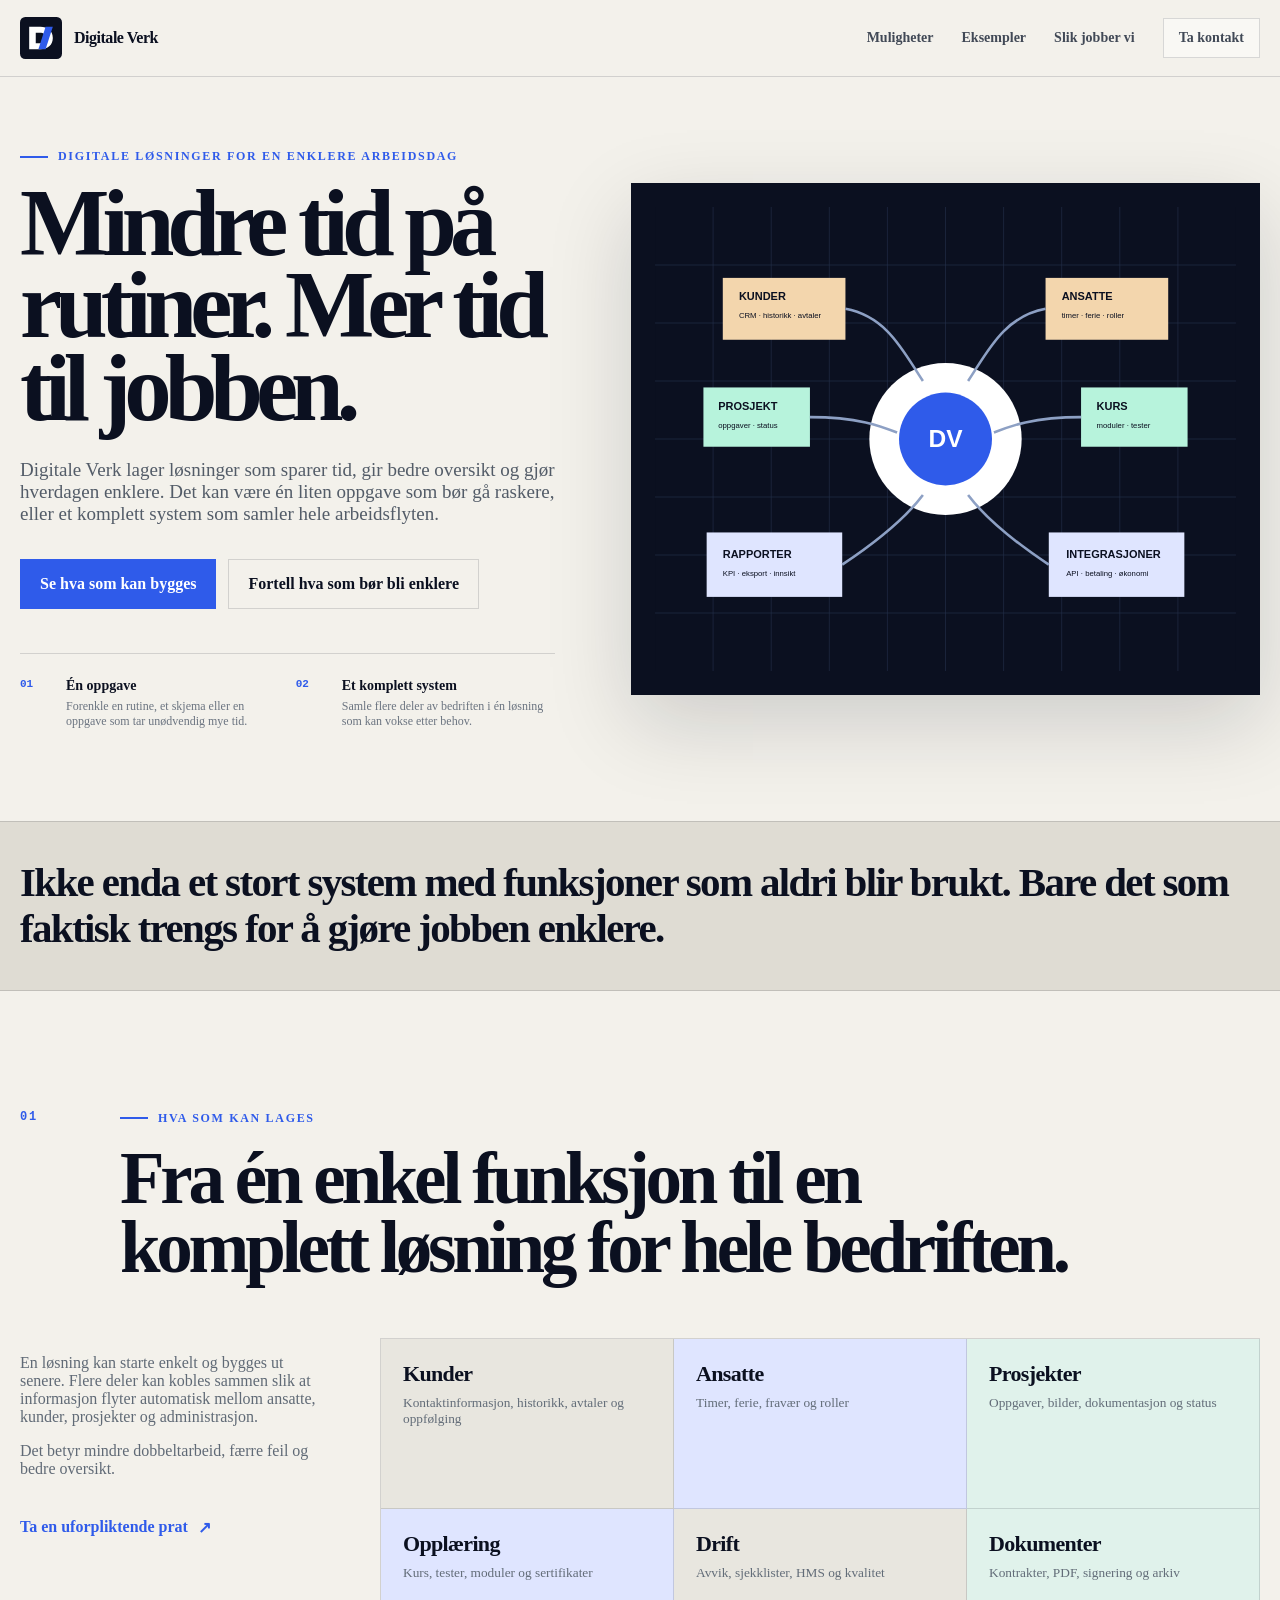
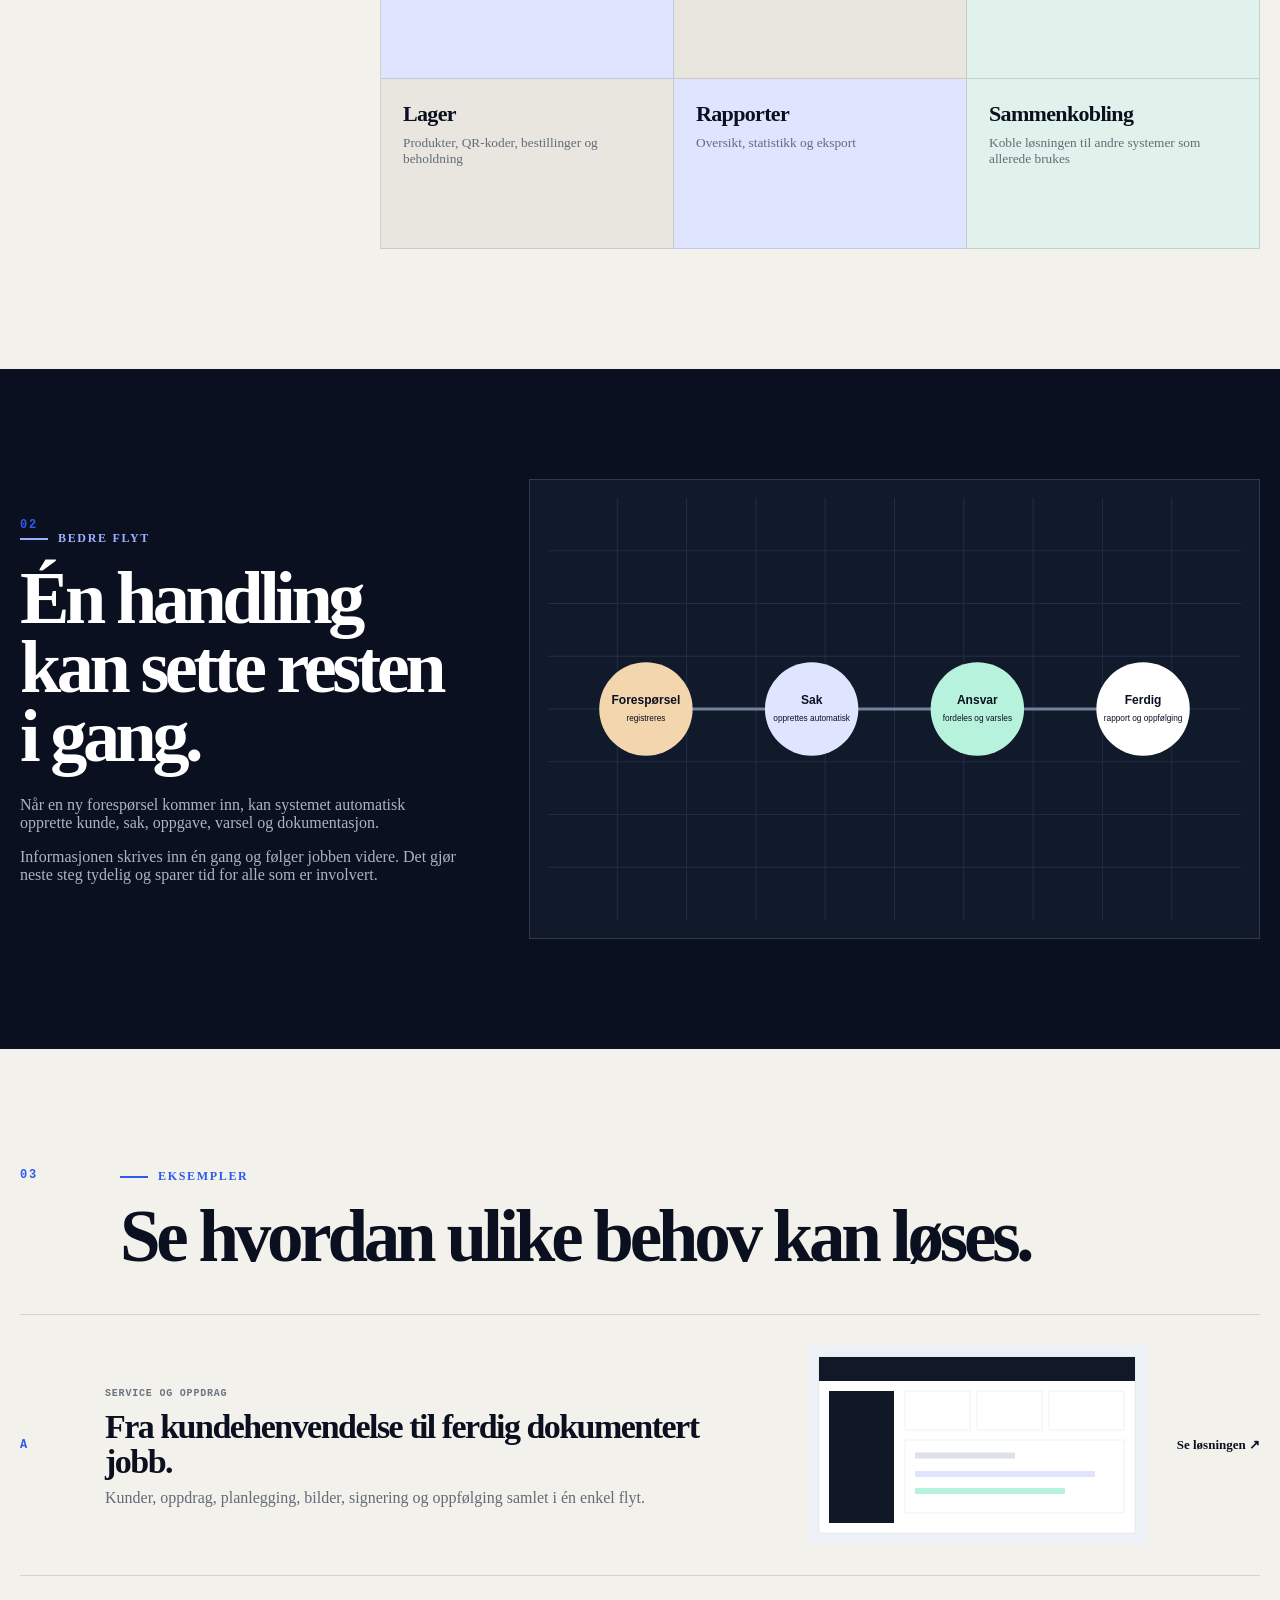
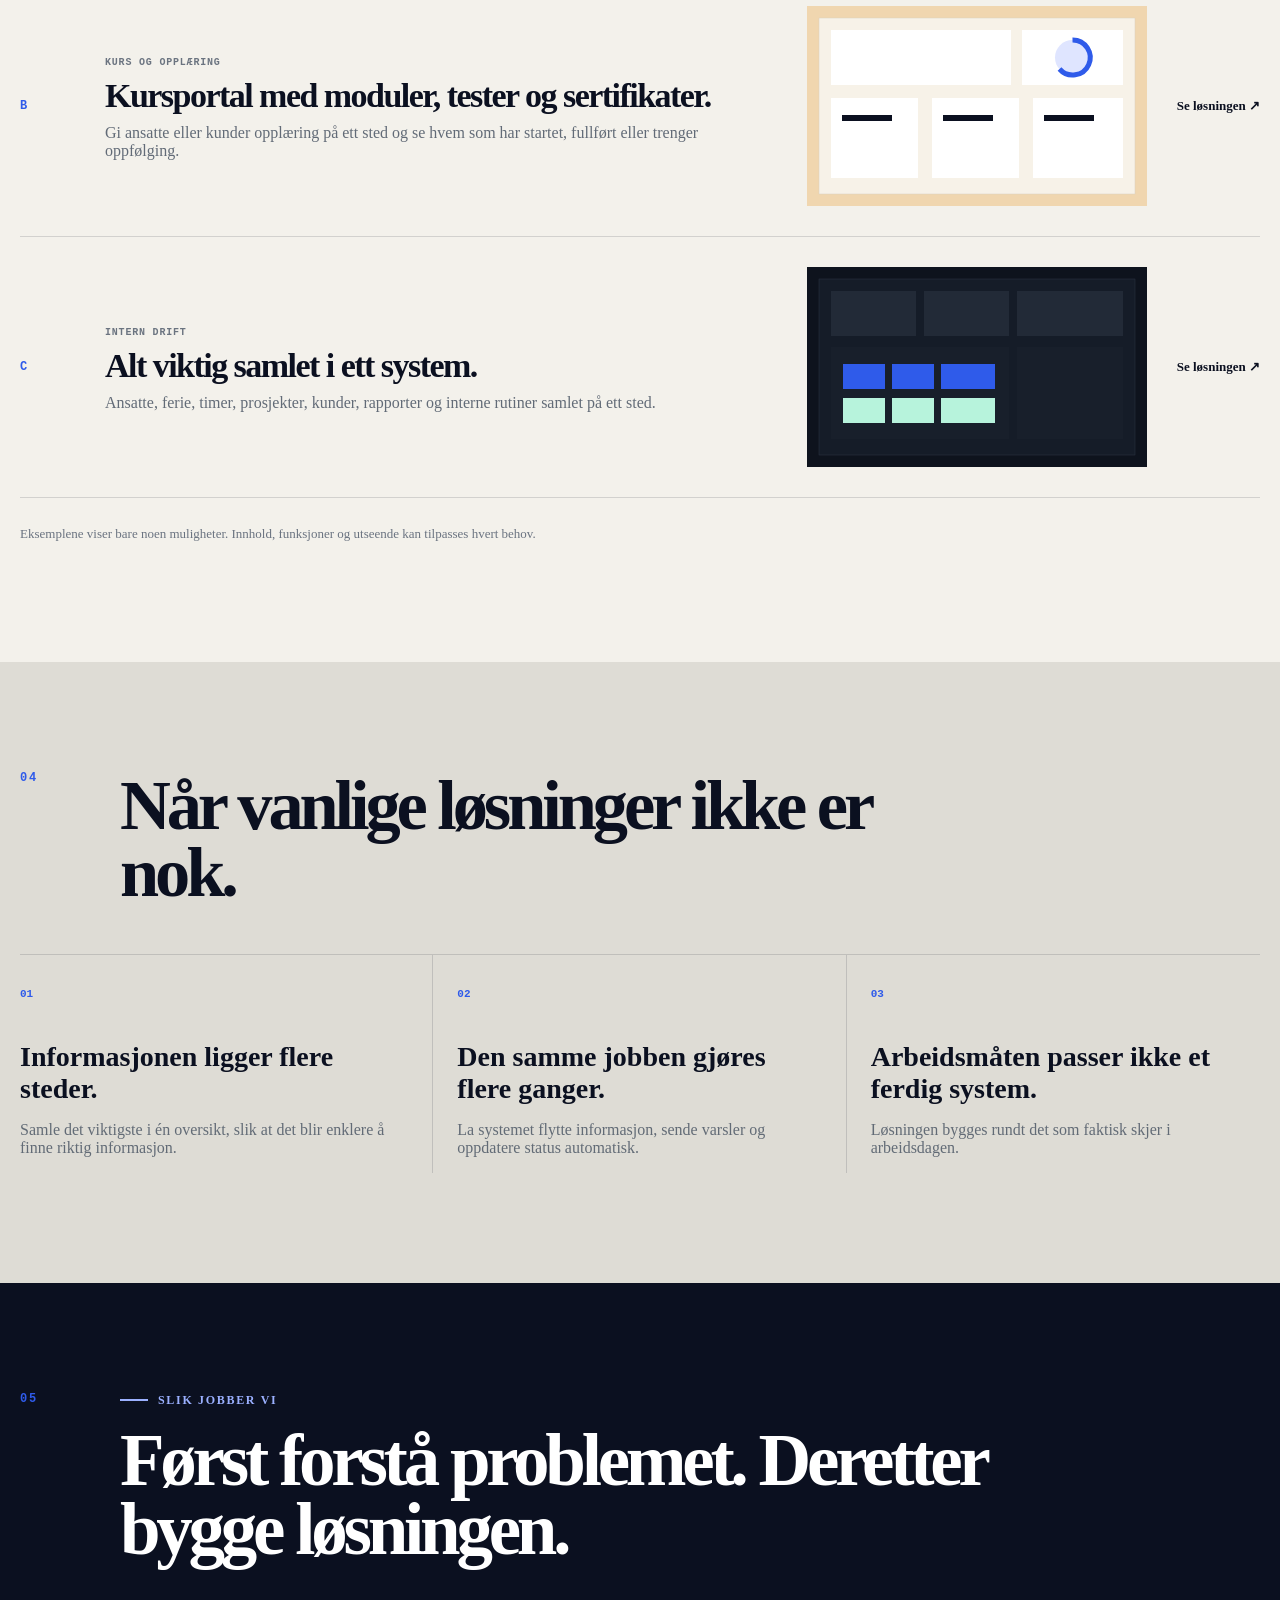
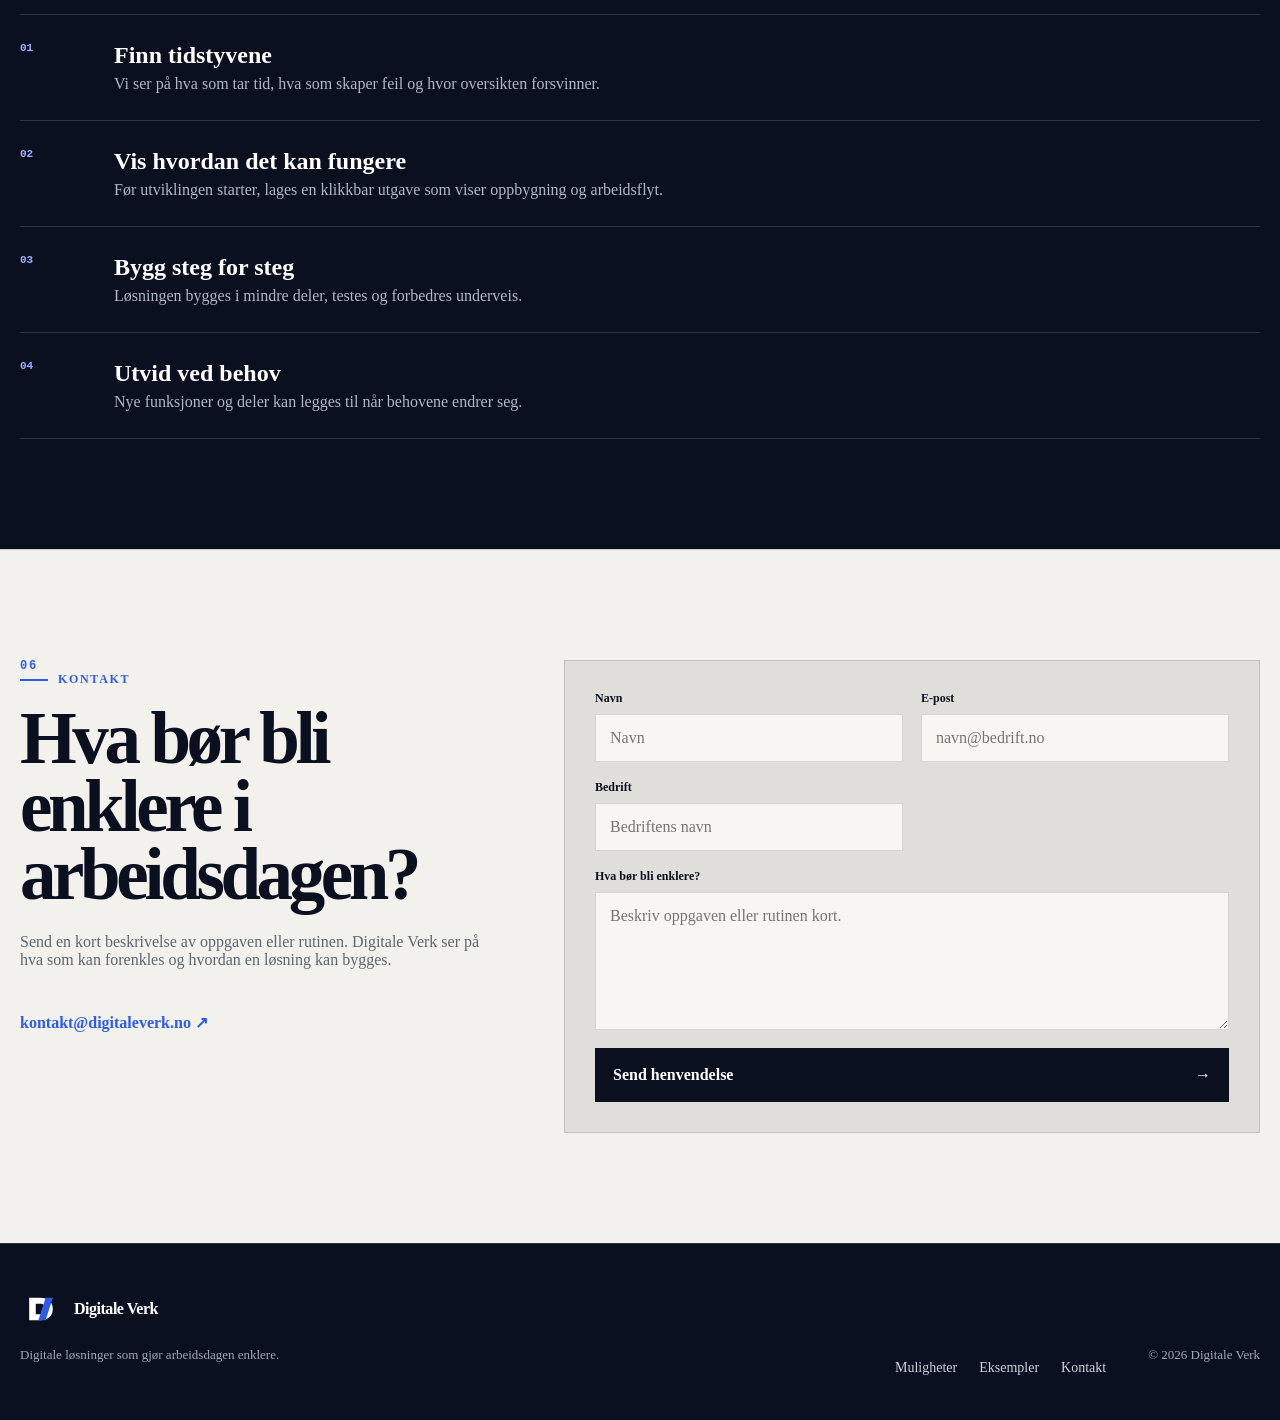
<file: index.html>
<!DOCTYPE html>
<html lang="no">
<head>
  <!-- Google tag (gtag.js) -->
<script async src="https://www.googletagmanager.com/gtag/js?id=G-DH0NXW2HWT"></script>
<script>
  window.dataLayer = window.dataLayer || [];
  function gtag(){dataLayer.push(arguments);}
  gtag('js', new Date());

  gtag('config', 'G-DH0NXW2HWT');
</script>
  
  <meta charset="UTF-8">
  <meta name="viewport" content="width=device-width, initial-scale=1.0">

  <title>Digitale Verk | Digitale løsninger som gjør arbeidsdagen enklere</title>

  <meta
    name="description"
    content="Digitale Verk lager digitale løsninger som sparer tid, gir bedre oversikt og gjør arbeidsdagen enklere."
  >

  <link rel="icon" href="favicon.svg" type="image/svg+xml">
  <link rel="stylesheet" href="main.css?v=4">
  <link rel="stylesheet" href="index.css?v=4">
</head>

  

<body>

  <header class="site-header">
    <div class="header-inner">

      <a class="brand" href="index.html" aria-label="Digitale Verk">
        <img src="logo.svg" alt="" width="42" height="42">
        <span>Digitale Verk</span>
      </a>

      <button
        class="menu-toggle"
        type="button"
        aria-expanded="false"
        aria-controls="mainMenu"
      >
        Meny
      </button>

      <nav class="main-menu" id="mainMenu" aria-label="Hovedmeny">
        <a href="#muligheter">Muligheter</a>
        <a href="#eksempler">Eksempler</a>
        <a href="#prosess">Slik jobber vi</a>
        <a class="nav-contact" href="#kontakt">Ta kontakt</a>
      </nav>

    </div>
  </header>

  <main>

    <section class="hero">
      <div class="hero-inner">

        <div class="hero-copy">
          <p class="kicker">
            <span></span>
            Digitale løsninger for en enklere arbeidsdag
          </p>

          <h1>
            Mindre tid på rutiner. Mer tid til jobben.
          </h1>

          <p class="hero-lead">
            Digitale Verk lager løsninger som sparer tid, gir bedre oversikt
            og gjør hverdagen enklere. Det kan være én liten oppgave som bør
            gå raskere, eller et komplett system som samler hele arbeidsflyten.
          </p>

          <div class="hero-actions">
            <a class="button primary" href="#eksempler">
              Se hva som kan bygges
            </a>

            <a class="button quiet" href="#kontakt">
              Fortell hva som bør bli enklere
            </a>
          </div>

          <div class="hero-scale">

            <article>
              <span>01</span>

              <strong>Én oppgave</strong>

              <p>
                Forenkle en rutine, et skjema eller en oppgave som tar
                unødvendig mye tid.
              </p>
            </article>

            <article>
              <span>02</span>

              <strong>Et komplett system</strong>

              <p>
                Samle flere deler av bedriften i én løsning som kan vokse
                etter behov.
              </p>
            </article>

          </div>
        </div>

        <div class="hero-visual">
          <img
            src="system-universe.svg"
            alt="Illustrasjon av et digitalt system med flere deler samlet på ett sted"
          >
        </div>

      </div>
    </section>

    <section class="manifesto">
      <p>
        Ikke enda et stort system med funksjoner som aldri blir brukt.
        Bare det som faktisk trengs for å gjøre jobben enklere.
      </p>
    </section>

    <section class="possibilities" id="muligheter">

      <div class="section-heading">
        <p class="section-number">01</p>

        <div>
          <p class="kicker">
            <span></span>
            Hva som kan lages
          </p>

          <h2>
            Fra én enkel funksjon til en komplett løsning for hele bedriften.
          </h2>
        </div>
      </div>

      <div class="possibility-layout">

        <div class="possibility-copy">
          <p>
            En løsning kan starte enkelt og bygges ut senere.
            Flere deler kan kobles sammen slik at informasjon flyter
            automatisk mellom ansatte, kunder, prosjekter og administrasjon.
          </p>

          <p>
            Det betyr mindre dobbeltarbeid, færre feil og bedre oversikt.
          </p>

          <a href="#kontakt">
            Ta en uforpliktende prat
            <span>↗</span>
          </a>
        </div>

        <div class="module-map" aria-label="Eksempler på hva som kan bygges">

          <article>
            <span>Kunder</span>
            <small>Kontaktinformasjon, historikk, avtaler og oppfølging</small>
          </article>

          <article>
            <span>Ansatte</span>
            <small>Timer, ferie, fravær og roller</small>
          </article>

          <article>
            <span>Prosjekter</span>
            <small>Oppgaver, bilder, dokumentasjon og status</small>
          </article>

          <article>
            <span>Opplæring</span>
            <small>Kurs, tester, moduler og sertifikater</small>
          </article>

          <article>
            <span>Drift</span>
            <small>Avvik, sjekklister, HMS og kvalitet</small>
          </article>

          <article>
            <span>Dokumenter</span>
            <small>Kontrakter, PDF, signering og arkiv</small>
          </article>

          <article>
            <span>Lager</span>
            <small>Produkter, QR-koder, bestillinger og beholdning</small>
          </article>

          <article>
            <span>Rapporter</span>
            <small>Oversikt, statistikk og eksport</small>
          </article>

          <article>
            <span>Sammenkobling</span>
            <small>Koble løsningen til andre systemer som allerede brukes</small>
          </article>

        </div>
      </div>
    </section>

    <section class="flow-section">

      <div class="flow-copy">
        <p class="section-number">02</p>

        <p class="kicker light">
          <span></span>
          Bedre flyt
        </p>

        <h2>
          Én handling kan sette resten i gang.
        </h2>

        <p>
          Når en ny forespørsel kommer inn, kan systemet automatisk opprette
          kunde, sak, oppgave, varsel og dokumentasjon.
        </p>

        <p>
          Informasjonen skrives inn én gang og følger jobben videre.
          Det gjør neste steg tydelig og sparer tid for alle som er involvert.
        </p>
      </div>

      <div class="flow-visual">
        <img
          src="automation-flow.svg"
          alt="Illustrasjon av en arbeidsflyt fra forespørsel til ferdig jobb"
        >
      </div>

    </section>

    <section class="examples" id="eksempler">

      <div class="section-heading compact">
        <p class="section-number">03</p>

        <div>
          <p class="kicker">
            <span></span>
            Eksempler
          </p>

          <h2>
            Se hvordan ulike behov kan løses.
          </h2>
        </div>
      </div>

      <div class="example-list">

        <a class="example-row service" href="losninger.html#service">
          <div class="example-number">A</div>

          <div class="example-copy">
            <span>Service og oppdrag</span>

            <h3>
              Fra kundehenvendelse til ferdig dokumentert jobb.
            </h3>

            <p>
              Kunder, oppdrag, planlegging, bilder, signering og oppfølging
              samlet i én enkel flyt.
            </p>
          </div>

          <img
            src="preview-service.svg"
            alt="Forhåndsvisning av en løsning for service og oppdrag"
          >

          <b>Se løsningen ↗</b>
        </a>

        <a class="example-row academy" href="losninger.html#academy">
          <div class="example-number">B</div>

          <div class="example-copy">
            <span>Kurs og opplæring</span>

            <h3>
              Kursportal med moduler, tester og sertifikater.
            </h3>

            <p>
              Gi ansatte eller kunder opplæring på ett sted og se hvem som
              har startet, fullført eller trenger oppfølging.
            </p>
          </div>

          <img
            src="preview-academy.svg"
            alt="Forhåndsvisning av en kursportal"
          >

          <b>Se løsningen ↗</b>
        </a>

        <a class="example-row operations" href="losninger.html#operations">
          <div class="example-number">C</div>

          <div class="example-copy">
            <span>Intern drift</span>

            <h3>
              Alt viktig samlet i ett system.
            </h3>

            <p>
              Ansatte, ferie, timer, prosjekter, kunder, rapporter og
              interne rutiner samlet på ett sted.
            </p>
          </div>

          <img
            src="preview-operations.svg"
            alt="Forhåndsvisning av et komplett system for intern drift"
          >

          <b>Se løsningen ↗</b>
        </a>

      </div>

      <p class="examples-note">
        Eksemplene viser bare noen muligheter.
        Innhold, funksjoner og utseende kan tilpasses hvert behov.
      </p>
    </section>

    <section class="why-section">

      <div class="why-heading">
        <p class="section-number">04</p>

        <h2>
          Når vanlige løsninger ikke er nok.
        </h2>
      </div>

      <div class="why-grid">

        <article>
          <span>01</span>

          <h3>
            Informasjonen ligger flere steder.
          </h3>

          <p>
            Samle det viktigste i én oversikt, slik at det blir enklere
            å finne riktig informasjon.
          </p>
        </article>

        <article>
          <span>02</span>

          <h3>
            Den samme jobben gjøres flere ganger.
          </h3>

          <p>
            La systemet flytte informasjon, sende varsler og oppdatere
            status automatisk.
          </p>
        </article>

        <article>
          <span>03</span>

          <h3>
            Arbeidsmåten passer ikke et ferdig system.
          </h3>

          <p>
            Løsningen bygges rundt det som faktisk skjer i arbeidsdagen.
          </p>
        </article>

      </div>
    </section>

    <section class="process-section" id="prosess">

      <div class="process-heading">
        <p class="section-number">05</p>

        <div>
          <p class="kicker light">
            <span></span>
            Slik jobber vi
          </p>

          <h2>
            Først forstå problemet. Deretter bygge løsningen.
          </h2>
        </div>
      </div>

      <ol class="process-list">

        <li>
          <span>01</span>

          <div>
            <h3>Finn tidstyvene</h3>

            <p>
              Vi ser på hva som tar tid, hva som skaper feil og hvor
              oversikten forsvinner.
            </p>
          </div>
        </li>

        <li>
          <span>02</span>

          <div>
            <h3>Vis hvordan det kan fungere</h3>

            <p>
              Før utviklingen starter, lages en klikkbar utgave som viser
              oppbygning og arbeidsflyt.
            </p>
          </div>
        </li>

        <li>
          <span>03</span>

          <div>
            <h3>Bygg steg for steg</h3>

            <p>
              Løsningen bygges i mindre deler, testes og forbedres underveis.
            </p>
          </div>
        </li>

        <li>
          <span>04</span>

          <div>
            <h3>Utvid ved behov</h3>

            <p>
              Nye funksjoner og deler kan legges til når behovene endrer seg.
            </p>
          </div>
        </li>

      </ol>
    </section>

    <section class="contact-section" id="kontakt">

      <div class="contact-copy">
        <p class="section-number">06</p>

        <p class="kicker">
          <span></span>
          Kontakt
        </p>

        <h2>
          Hva bør bli enklere i arbeidsdagen?
        </h2>

        <p>
          Send en kort beskrivelse av oppgaven eller rutinen.
          Digitale Verk ser på hva som kan forenkles og hvordan en løsning
          kan bygges.
        </p>

        <a href="mailto:kontakt@digitaleverk.no">
          kontakt@digitaleverk.no ↗
        </a>
      </div>

      <form
        class="contact-form"
        action="https://formsubmit.co/kontakt@digitaleverk.no"
        method="POST"
      >
        <input
          type="hidden"
          name="_subject"
          value="Ny henvendelse fra digitaleverk.no"
        >

        <input
          type="hidden"
          name="_next"
          value="https://digitaleverk.no/takk.html"
        >

        <input
          type="hidden"
          name="_template"
          value="table"
        >

        <label>
          <span>Navn</span>

          <input
            name="navn"
            type="text"
            placeholder="Navn"
            autocomplete="name"
            required
          >
        </label>

        <label>
          <span>E-post</span>

          <input
            name="epost"
            type="email"
            placeholder="navn@bedrift.no"
            autocomplete="email"
            required
          >
        </label>

        <label>
          <span>Bedrift</span>

          <input
            name="bedrift"
            type="text"
            placeholder="Bedriftens navn"
            autocomplete="organization"
          >
        </label>

        <label class="full">
          <span>Hva bør bli enklere?</span>

          <textarea
            name="melding"
            rows="6"
            placeholder="Beskriv oppgaven eller rutinen kort."
            required
          ></textarea>
        </label>

        <button class="submit-button" type="submit">
          <span>Send henvendelse</span>
          <b>→</b>
        </button>
      </form>

    </section>

  </main>

  <footer class="site-footer">

    <div>
      <a class="brand footer-brand" href="index.html">
        <img src="logo.svg" alt="" width="42" height="42">
        <span>Digitale Verk</span>
      </a>

      <p>
        Digitale løsninger som gjør arbeidsdagen enklere.
      </p>
    </div>

    <nav>
      <a href="#muligheter">Muligheter</a>
      <a href="losninger.html">Eksempler</a>
      <a href="#kontakt">Kontakt</a>
    </nav>

    <p>© 2026 Digitale Verk</p>

  </footer>

  <script src="main.js?v=4"></script>

</body>
</html>
</file>
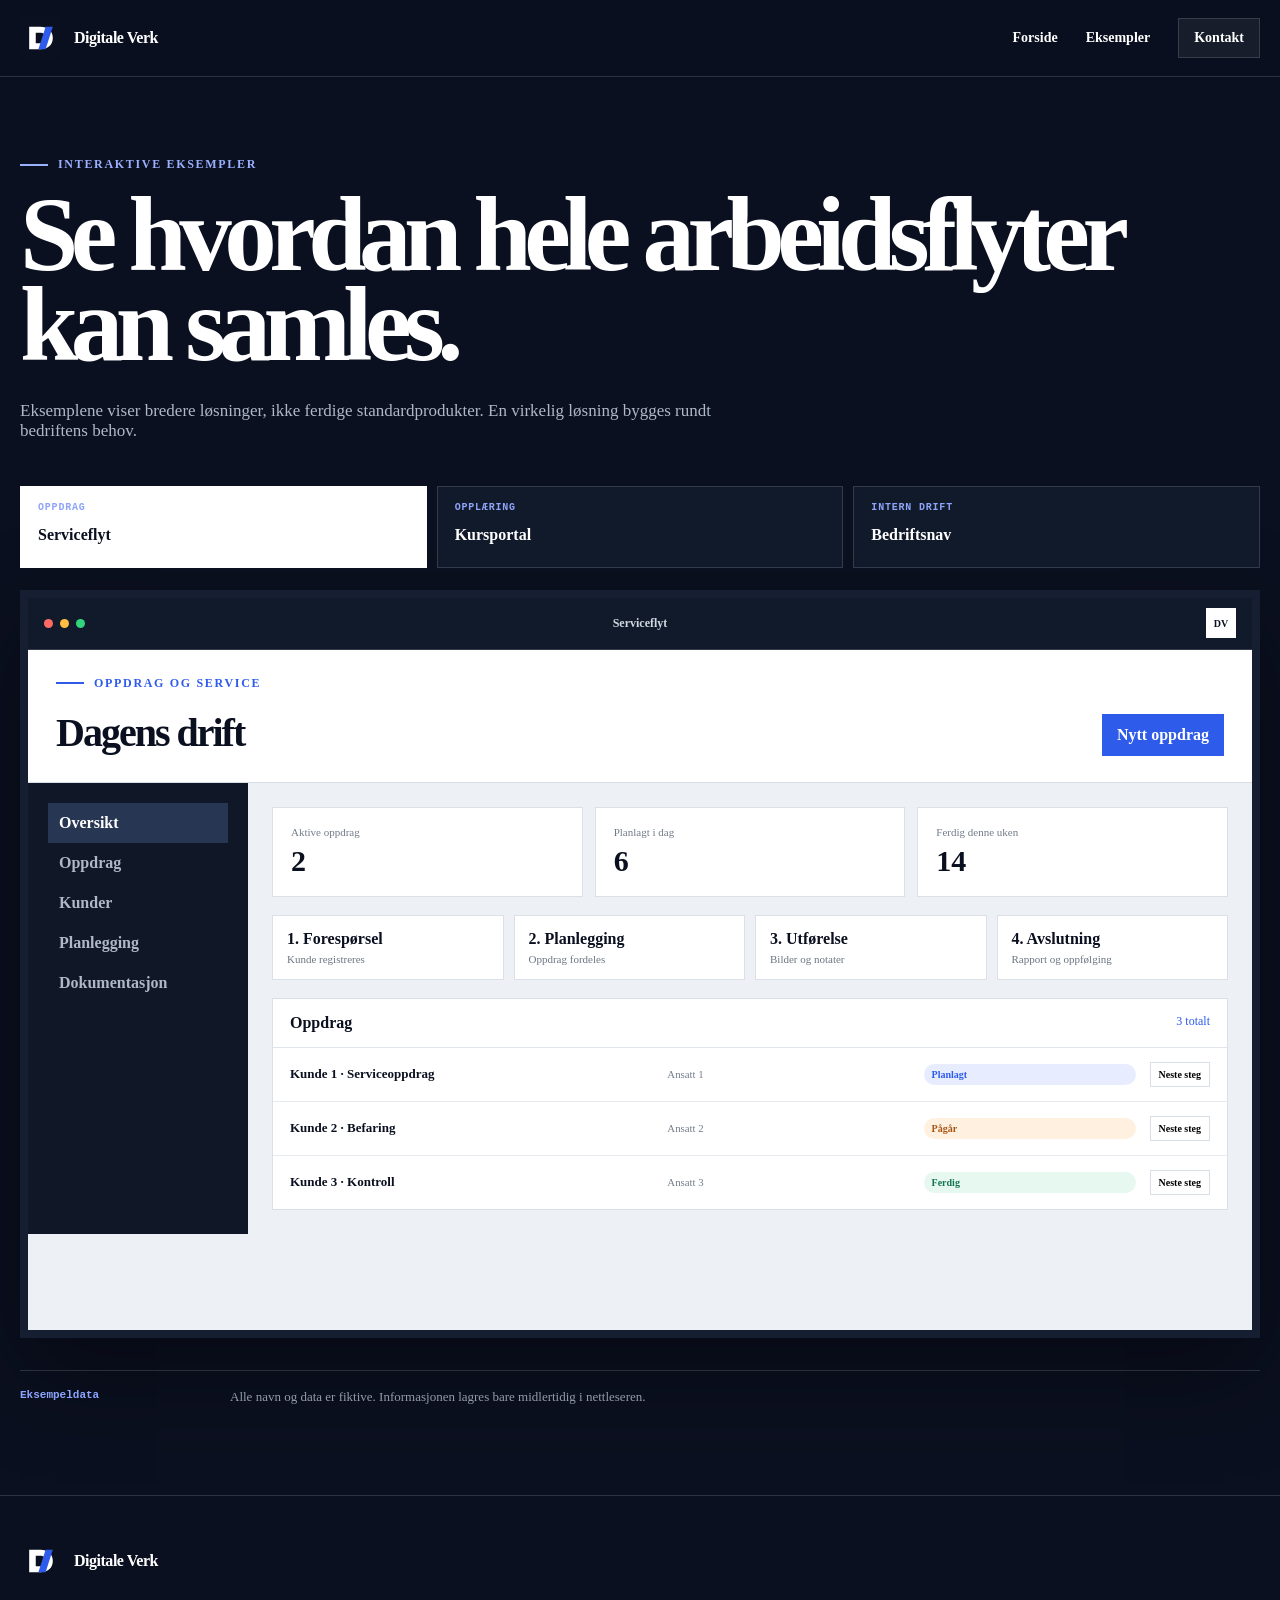
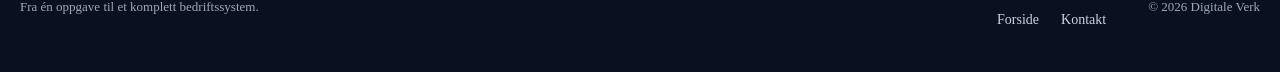
<file: losninger.html>
<!DOCTYPE html>
<html lang="no">
<head>
  <!-- Google tag (gtag.js) -->
<script async src="https://www.googletagmanager.com/gtag/js?id=G-DH0NXW2HWT"></script>
<script>
  window.dataLayer = window.dataLayer || [];
  function gtag(){dataLayer.push(arguments);}
  gtag('js', new Date());

  gtag('config', 'G-DH0NXW2HWT');
</script>
  <meta charset="UTF-8">
  <meta name="viewport" content="width=device-width, initial-scale=1.0">
  <title>Eksempler på løsninger | Digitale Verk</title>
  <meta name="description" content="Se interaktive eksempler på skreddersydde systemer fra Digitale Verk.">
  <link rel="icon" href="favicon.svg" type="image/svg+xml">
  <link rel="stylesheet" href="main.css?v=4">
  <link rel="stylesheet" href="losninger.css?v=4">
</head>
<body>
  <header class="site-header dark-header">
    <div class="header-inner">
      <a class="brand" href="index.html">
        <img src="logo.svg" alt="" width="42" height="42">
        <span>Digitale Verk</span>
      </a>

      <button class="menu-toggle" type="button" aria-expanded="false" aria-controls="mainMenu">
        Meny
      </button>

      <nav class="main-menu" id="mainMenu">
        <a href="index.html">Forside</a>
        <a href="#solutionTop">Eksempler</a>
        <a class="nav-contact" href="index.html#kontakt">Kontakt</a>
      </nav>
    </div>
  </header>

  <main id="solutionTop">
    <section class="solutions-intro">
      <p class="kicker light"><span></span> Interaktive eksempler</p>
      <h1>Se hvordan hele arbeidsflyter kan samles.</h1>
      <p>
        Eksemplene viser bredere løsninger, ikke ferdige standardprodukter.
        En virkelig løsning bygges rundt bedriftens behov.
      </p>
    </section>

    <nav class="solution-switcher" aria-label="Velg løsning">
      <button class="active" data-solution="service">
        <span>Oppdrag</span>
        <strong>Serviceflyt</strong>
      </button>
      <button data-solution="academy">
        <span>Opplæring</span>
        <strong>Kursportal</strong>
      </button>
      <button data-solution="operations">
        <span>Intern drift</span>
        <strong>Bedriftsnav</strong>
      </button>
    </nav>

    <section class="solution-frame">
      <div class="solution-frame-top">
        <div class="window-controls"><i></i><i></i><i></i></div>
        <strong id="solutionTitle">Serviceflyt</strong>
        <span>DV</span>
      </div>

      <div id="solutionContent"></div>
    </section>

    <section class="solution-note">
      <span>Eksempeldata</span>
      <p>
        Alle navn og data er fiktive. Informasjonen lagres bare midlertidig i nettleseren.
      </p>
    </section>
  </main>

  <footer class="site-footer">
    <div>
      <a class="brand footer-brand" href="index.html">
        <img src="logo.svg" alt="" width="42" height="42">
        <span>Digitale Verk</span>
      </a>
      <p>Fra én oppgave til et komplett bedriftssystem.</p>
    </div>

    <nav>
      <a href="index.html">Forside</a>
      <a href="index.html#kontakt">Kontakt</a>
    </nav>

    <p>© 2026 Digitale Verk</p>
  </footer>

  <script src="main.js?v=4"></script>
  <script src="losninger.js?v=4"></script>
</body>
</html>
</file>
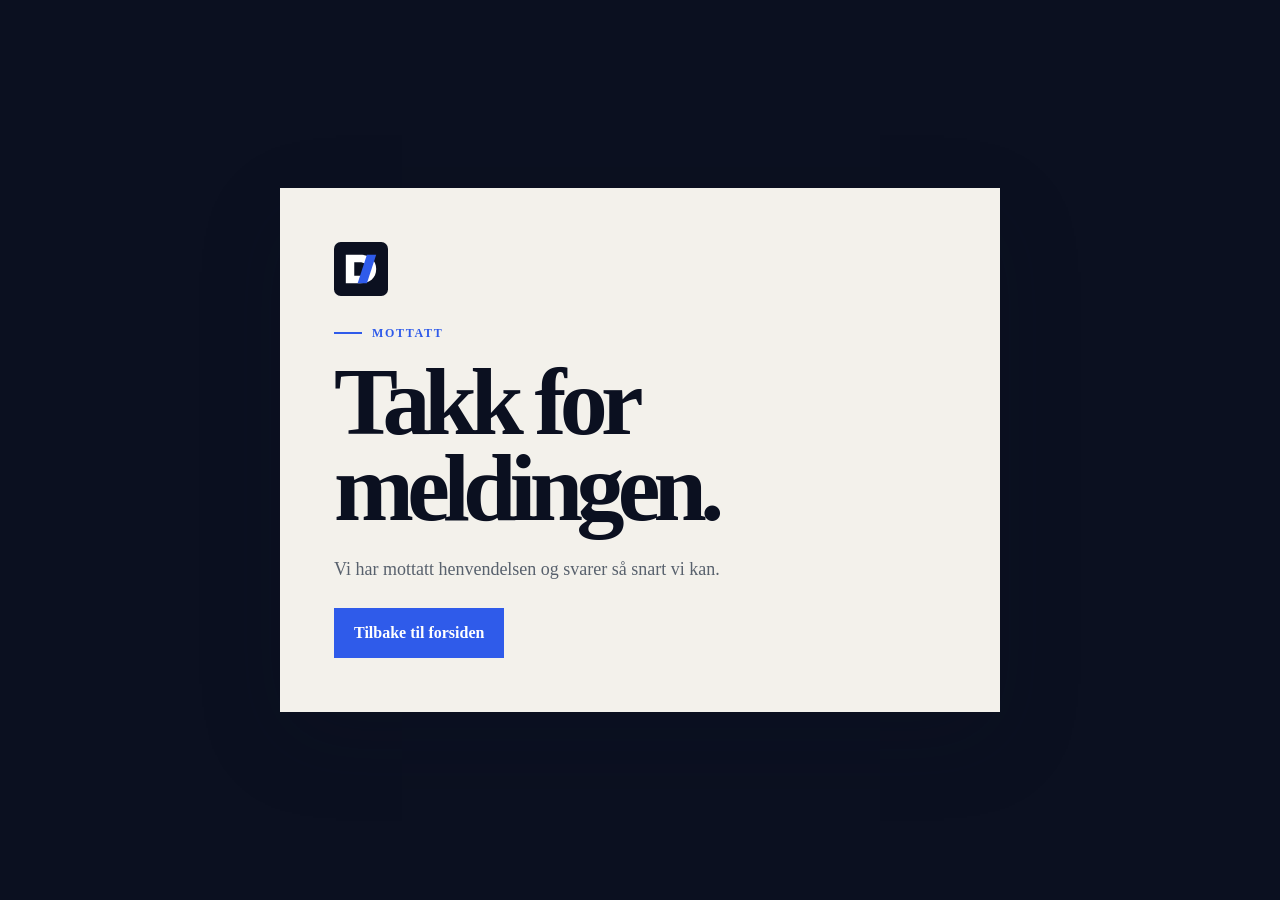
<file: takk.html>
<!DOCTYPE html>
<html lang="no">
<head>
  <!-- Google tag (gtag.js) -->
<script async src="https://www.googletagmanager.com/gtag/js?id=G-DH0NXW2HWT"></script>
<script>
  window.dataLayer = window.dataLayer || [];
  function gtag(){dataLayer.push(arguments);}
  gtag('js', new Date());

  gtag('config', 'G-DH0NXW2HWT');
</script>
  <meta charset="UTF-8">
  <meta name="viewport" content="width=device-width, initial-scale=1.0">
  <title>Takk | Digitale Verk</title>
  <link rel="icon" href="favicon.svg" type="image/svg+xml">
  <link rel="stylesheet" href="main.css?v=4">
  <link rel="stylesheet" href="takk.css?v=4">
</head>
<body>
  <main class="thanks-page">
    <section class="thanks-card">
      <img src="logo.svg" alt="" width="54" height="54">
      <p class="kicker"><span></span> Mottatt</p>
      <h1>Takk for meldingen.</h1>
      <p>Vi har mottatt henvendelsen og svarer så snart vi kan.</p>
      <a class="button primary" href="index.html">Tilbake til forsiden</a>
    </section>
  </main>
</body>
</html>
</file>
<file: main.css>
/* DIGITALE VERK — FELLES V4 */
:root{
  --ink:#0b1020;
  --ink-soft:#121a2c;
  --paper:#f3f1eb;
  --paper-dark:#dfdcd3;
  --white:#fff;
  --blue:#2f5bea;
  --blue-dark:#1f43bd;
  --mint:#b7f3dc;
  --sand:#f3d6ad;
  --lilac:#dfe5ff;
  --muted:#626b78;
  --line:rgba(11,16,32,.14);
  --line-light:rgba(255,255,255,.14);
  --shadow:0 28px 80px rgba(11,16,32,.16);
  --max:1240px;
}

*{box-sizing:border-box}
html{scroll-behavior:smooth;scroll-padding-top:90px}
body{
  margin:0;background:var(--paper);color:var(--ink);
  font-family:Inter,ui-sans-serif,system-ui,-apple-system,BlinkMacSystemFont,"Segoe UI",sans-serif;
  line-height:1.55;-webkit-font-smoothing:antialiased
}
body,button,input,textarea,select{font:inherit}
a{color:inherit;text-decoration:none}
img{display:block;max-width:100%}
button{cursor:pointer}
button,input,textarea,select{outline:none}
::selection{background:var(--blue);color:#fff}

.site-header{
  position:sticky;top:0;z-index:100;border-bottom:1px solid var(--line);
  background:rgba(243,241,235,.9);backdrop-filter:blur(18px)
}
.dark-header{background:rgba(11,16,32,.92);border-color:var(--line-light)}
.header-inner{
  width:min(calc(100% - 36px),var(--max));min-height:76px;margin:auto;
  display:flex;align-items:center;justify-content:space-between;gap:32px
}
.brand{display:inline-flex;align-items:center;gap:12px;font-weight:850;letter-spacing:-.03em}
.brand img{width:42px;height:42px}
.main-menu{display:flex;align-items:center;gap:28px}
.main-menu a{font-size:14px;font-weight:720;color:#414956}
.main-menu a:hover{color:var(--blue)}
.dark-header .brand,.dark-header .main-menu a{color:#fff}
.nav-contact{padding:11px 15px;border:1px solid var(--line);background:rgba(255,255,255,.45)}
.dark-header .nav-contact{border-color:var(--line-light);background:rgba(255,255,255,.06)}
.menu-toggle{display:none;padding:9px 12px;border:1px solid var(--line);background:transparent}
.dark-header .menu-toggle{color:#fff;border-color:var(--line-light)}

.kicker{
  display:flex;align-items:center;gap:10px;margin:0 0 18px;color:var(--blue);
  font-size:12px;font-weight:850;letter-spacing:.14em;text-transform:uppercase
}
.kicker span{width:28px;height:2px;background:currentColor}
.kicker.light{color:#9bb0ff}
.section-number{margin:0;color:var(--blue);font:850 12px/1 monospace;letter-spacing:.14em}

.button{
  min-height:50px;padding:0 19px;display:inline-flex;align-items:center;justify-content:center;
  border:1px solid var(--line);font-weight:780;transition:.18s ease
}
.button:hover{transform:translateY(-2px)}
.button.primary{background:var(--blue);border-color:var(--blue);color:#fff}
.button.primary:hover{background:var(--blue-dark)}
.button.quiet{background:transparent}

.site-footer{
  width:100%;padding:44px max(18px,calc((100% - var(--max))/2));
  display:grid;grid-template-columns:1fr auto auto;align-items:end;gap:42px;
  background:var(--ink);color:#fff;border-top:1px solid var(--line-light)
}
.site-footer>div>p,.site-footer>p{color:#9ea8b8;font-size:13px}
.site-footer nav{display:flex;gap:22px}.site-footer nav a{color:#cbd2dc;font-size:14px}
.footer-brand{color:#fff}

.window-controls{display:flex;gap:7px}
.window-controls i{width:9px;height:9px;border-radius:50%;background:#5e6878}
.window-controls i:nth-child(1){background:#ff6b63}
.window-controls i:nth-child(2){background:#ffbe42}
.window-controls i:nth-child(3){background:#32d47e}

@media(max-width:760px){
  .header-inner{min-height:68px}.menu-toggle{display:block}
  .main-menu{
    position:absolute;top:68px;left:18px;right:18px;display:none;
    flex-direction:column;align-items:stretch;gap:0;padding:10px;
    background:var(--paper);border:1px solid var(--line);box-shadow:var(--shadow)
  }
  .dark-header .main-menu{background:var(--ink)}
  .main-menu.open{display:flex}.main-menu a{padding:13px}
  .site-footer{grid-template-columns:1fr;align-items:start}
}
</file>
<file: index.css>
/* DIGITALE VERK — FORSIDE V4 */
.hero{padding:72px 18px 92px}
.hero-inner{width:min(100%,var(--max));margin:auto;display:grid;grid-template-columns:.92fr 1.08fr;gap:76px;align-items:center}
.hero-copy h1{margin:0;max-width:760px;font-size:clamp(58px,7.4vw,104px);line-height:.87;letter-spacing:-.074em}
.hero-lead{max-width:650px;margin:30px 0 0;color:#535c68;font-size:19px}
.hero-actions{display:flex;flex-wrap:wrap;gap:12px;margin-top:34px}
.hero-scale{display:grid;grid-template-columns:1fr 1fr;gap:16px;margin-top:44px;padding-top:24px;border-top:1px solid var(--line)}
.hero-scale article{display:grid;grid-template-columns:36px 1fr;column-gap:10px}
.hero-scale span{grid-row:1/3;color:var(--blue);font:850 11px monospace}
.hero-scale strong{font-size:14px}.hero-scale p{margin:5px 0 0;color:#6b7480;font-size:12px}
.hero-visual{padding:24px;background:var(--ink);box-shadow:var(--shadow)}

.manifesto{padding:38px 18px;background:var(--paper-dark);border-top:1px solid var(--line);border-bottom:1px solid var(--line)}
.manifesto p{width:min(100%,var(--max));margin:auto;font-size:clamp(24px,3.2vw,42px);line-height:1.12;letter-spacing:-.04em;font-weight:760}

.possibilities{width:min(calc(100% - 36px),var(--max));margin:auto;padding:120px 0}
.section-heading{display:grid;grid-template-columns:60px 1fr;gap:40px;margin-bottom:56px}
.section-heading h2{max-width:950px;margin:0;font-size:clamp(42px,5.7vw,76px);line-height:.95;letter-spacing:-.058em}
.section-heading.compact{margin-bottom:42px}
.possibility-layout{display:grid;grid-template-columns:310px 1fr;gap:50px;align-items:start}
.possibility-copy{position:sticky;top:110px}.possibility-copy p{color:#606a76}.possibility-copy a{display:inline-flex;gap:10px;margin-top:24px;color:var(--blue);font-weight:800}
.module-map{display:grid;grid-template-columns:repeat(3,1fr);border-top:1px solid var(--line);border-left:1px solid var(--line)}
.module-map article{min-height:170px;padding:22px;border-right:1px solid var(--line);border-bottom:1px solid var(--line);background:#e8e6df}
.module-map article:nth-child(2n){background:#dfe5ff}.module-map article:nth-child(3n){background:#e0f2eb}
.module-map span,.module-map small{display:block}.module-map span{font-size:22px;font-weight:820;letter-spacing:-.03em}.module-map small{margin-top:8px;color:#626c78}

.flow-section{
  display:grid;grid-template-columns:.75fr 1.25fr;gap:70px;align-items:center;
  padding:110px max(18px,calc((100% - var(--max))/2));background:var(--ink);color:#fff
}
.flow-copy h2{max-width:650px;margin:10px 0 24px;color:#fff;font-size:clamp(44px,5.8vw,78px);line-height:.93;letter-spacing:-.06em}
.flow-copy>p:not(.kicker):not(.section-number){max-width:560px;color:#aab5c4}
.flow-visual{padding:18px;border:1px solid var(--line-light);background:#111a2b}

.examples{width:min(calc(100% - 36px),var(--max));margin:auto;padding:120px 0}
.example-list{border-top:1px solid var(--line)}
.example-row{
  display:grid;grid-template-columns:55px 1fr 340px auto;gap:30px;align-items:center;
  padding:30px 0;border-bottom:1px solid var(--line)
}
.example-row:hover img{transform:scale(1.015)}
.example-number{color:var(--blue);font:850 12px monospace}
.example-copy span{font:800 10px monospace;text-transform:uppercase;letter-spacing:.08em;color:#6b7480}
.example-copy h3{margin:10px 0 10px;max-width:650px;font-size:34px;line-height:1.02;letter-spacing:-.045em}
.example-copy p{margin:0;max-width:620px;color:#626b77}
.example-row img{width:340px;transition:.2s ease}
.example-row>b{font-size:13px}
.examples-note{max-width:780px;margin:28px 0 0;color:#6a7380;font-size:13px}

.why-section{padding:110px max(18px,calc((100% - var(--max))/2));background:#dedcd5}
.why-heading{display:grid;grid-template-columns:60px 1fr;gap:40px;margin-bottom:48px}
.why-heading h2{max-width:820px;margin:0;font-size:clamp(42px,5.5vw,74px);line-height:.95;letter-spacing:-.058em}
.why-grid{display:grid;grid-template-columns:repeat(3,1fr);border-top:1px solid var(--line)}
.why-grid article{padding:28px 24px 0;border-right:1px solid var(--line)}
.why-grid article:first-child{padding-left:0}.why-grid article:last-child{border-right:0}
.why-grid span{color:var(--blue);font:850 11px monospace}.why-grid h3{margin:40px 0 12px;font-size:28px}.why-grid p{color:#626b76}

.process-section{padding:110px max(18px,calc((100% - var(--max))/2));background:var(--ink);color:#fff}
.process-heading{display:grid;grid-template-columns:60px 1fr;gap:40px;margin-bottom:50px}
.process-heading h2{max-width:900px;margin:0;color:#fff;font-size:clamp(42px,5.7vw,76px);line-height:.95;letter-spacing:-.058em}
.process-list{list-style:none;margin:0;padding:0;border-top:1px solid var(--line-light)}
.process-list li{display:grid;grid-template-columns:70px 1fr;gap:24px;padding:27px 0;border-bottom:1px solid var(--line-light)}
.process-list li>span{color:#9bb0ff;font:850 11px monospace}.process-list h3{margin:0 0 6px;font-size:24px;color:#fff}.process-list p{margin:0;color:#aeb8c7}

.contact-section{display:grid;grid-template-columns:.8fr 1.2fr;gap:80px;padding:110px max(18px,calc((100% - var(--max))/2));border-top:1px solid var(--line)}
.contact-copy h2{max-width:620px;margin:10px 0 24px;font-size:clamp(44px,5.7vw,78px);line-height:.93;letter-spacing:-.06em}
.contact-copy>p:not(.kicker):not(.section-number){max-width:560px;color:#5d6671}
.contact-copy>a{display:inline-block;margin-top:28px;color:var(--blue);font-weight:800}
.contact-form{display:grid;grid-template-columns:1fr 1fr;gap:18px;padding:30px;background:#dfded8;border:1px solid var(--line)}
.contact-form label{display:grid;gap:8px}.contact-form label span{font-size:12px;font-weight:800}
.contact-form input,.contact-form textarea{width:100%;padding:14px;border:1px solid var(--line);background:#f7f6f1}
.contact-form .full{grid-column:1/-1}
.submit-button{grid-column:1/-1;min-height:54px;padding:0 18px;display:flex;justify-content:space-between;align-items:center;border:0;background:var(--ink);color:#fff;font-weight:800}

@media(max-width:1000px){
  .hero-inner,.flow-section,.contact-section{grid-template-columns:1fr}
  .possibility-layout{grid-template-columns:1fr}.possibility-copy{position:static}
  .module-map{grid-template-columns:repeat(2,1fr)}
  .example-row{grid-template-columns:45px 1fr 250px}.example-row>b{grid-column:2}.example-row img{width:250px}
}
@media(max-width:760px){
  .hero{padding-top:52px}.hero-copy h1{font-size:clamp(58px,17vw,82px)}
  .hero-scale{grid-template-columns:1fr}
  .section-heading,.why-heading,.process-heading{grid-template-columns:1fr;gap:18px}
  .possibilities,.examples{padding:80px 0}
  .module-map{grid-template-columns:1fr}
  .example-row{grid-template-columns:1fr;gap:16px}.example-row img{width:100%}.example-row>b{grid-column:auto}
  .why-grid{grid-template-columns:1fr}.why-grid article,.why-grid article:first-child{padding:28px 0;border-right:0;border-bottom:1px solid var(--line)}
  .contact-form{grid-template-columns:1fr}.contact-form .full,.submit-button{grid-column:auto}
}
</file>
<file: losninger.css>
/* DIGITALE VERK — LØSNINGER V4 */
body{background:var(--ink);color:#fff}
.solutions-intro{width:min(calc(100% - 36px),var(--max));margin:auto;padding:80px 0 45px}
.solutions-intro h1{max-width:1120px;margin:0;font-size:clamp(56px,8.2vw,112px);line-height:.86;letter-spacing:-.072em}
.solutions-intro>p:last-child{max-width:760px;margin:30px 0 0;color:#aeb8c7;font-size:17px}

.solution-switcher{width:min(calc(100% - 36px),var(--max));margin:0 auto 22px;display:grid;grid-template-columns:repeat(3,1fr);gap:10px}
.solution-switcher button{min-height:82px;padding:15px 17px;display:grid;gap:5px;border:1px solid var(--line-light);background:#111a2b;color:#fff;text-align:left}
.solution-switcher button span{color:#8ea4f8;font:800 10px monospace;text-transform:uppercase;letter-spacing:.08em}
.solution-switcher button strong{font-size:16px}.solution-switcher button.active{background:#fff;color:var(--ink);border-color:#fff}

.solution-frame{width:min(calc(100% - 36px),var(--max));margin:0 auto 32px;border:8px solid #151f31;background:#151f31;box-shadow:0 36px 90px rgba(0,0,0,.4)}
.solution-frame-top{height:52px;padding:0 16px;display:grid;grid-template-columns:1fr auto 1fr;align-items:center;background:#111a2a;border-bottom:1px solid var(--line-light)}
.solution-frame-top>strong{font-size:12px;color:#d2d9e3}.solution-frame-top>span{justify-self:end;width:30px;height:30px;display:grid;place-items:center;background:#fff;color:var(--ink);font-size:10px;font-weight:900}
.solution-note{width:min(calc(100% - 36px),var(--max));margin:0 auto 90px;display:grid;grid-template-columns:180px 1fr;gap:30px;padding-top:18px;border-top:1px solid var(--line-light)}
.solution-note span{font:800 11px monospace;color:#8da6ff}.solution-note p{margin:0;color:#929cac;font-size:13px}
.toast{position:fixed;right:24px;bottom:24px;z-index:200;padding:14px 16px;background:var(--mint);color:var(--ink);font-weight:800;box-shadow:0 14px 34px rgba(0,0,0,.25)}

/* Service */
.service-app{background:#edf1f5;color:var(--ink);min-height:680px}
.service-top{display:flex;justify-content:space-between;align-items:end;gap:20px;padding:26px 28px;background:#fff;border-bottom:1px solid #d8dee6}
.service-top h2{margin:4px 0 0;font-size:40px;letter-spacing:-.05em}.service-top button{padding:12px 15px;border:0;background:var(--blue);color:#fff;font-weight:800}
.service-layout{display:grid;grid-template-columns:220px 1fr}
.service-sidebar{padding:20px;background:#101827;color:#fff}.service-sidebar button{width:100%;padding:11px;border:0;background:transparent;color:#aeb8c7;text-align:left;font-weight:700}.service-sidebar button.active{background:#273652;color:#fff}
.service-main{padding:24px}.service-stats{display:grid;grid-template-columns:repeat(3,1fr);gap:12px;margin-bottom:18px}.service-stats article{padding:18px;background:#fff;border:1px solid #d9e0e8}.service-stats span{display:block;color:#727c89;font-size:11px}.service-stats strong{display:block;margin-top:6px;font-size:30px}
.service-flow{display:grid;grid-template-columns:repeat(4,1fr);gap:10px;margin-bottom:18px}.service-flow div{padding:14px;background:#fff;border:1px solid #d9e0e8}.service-flow b,.service-flow span{display:block}.service-flow span{margin-top:5px;color:#6b7582;font-size:11px}
.data-panel{background:#fff;border:1px solid #d9e0e8}.panel-head{display:flex;justify-content:space-between;padding:15px 17px;border-bottom:1px solid #e0e5eb}.panel-head span{color:var(--blue);font-size:12px}
.data-row{display:grid;grid-template-columns:1.2fr .8fr .7fr auto;gap:14px;align-items:center;padding:14px 17px;border-bottom:1px solid #e7eaee;font-size:13px}.data-row:last-child{border-bottom:0}.data-row small{color:#737d8a}
.status{padding:5px 8px;border-radius:20px;font-size:10px;font-weight:800}.status.green{background:#e7f8f0;color:#137451}.status.orange{background:#fff0df;color:#a75515}.status.blue{background:#e7edff;color:var(--blue)}
.row-actions button{padding:6px 8px;border:1px solid #d8dee6;background:#fff;font-size:10px;font-weight:750}

/* Academy */
.academy-app{min-height:680px;background:#f5efe4;color:#171b22}
.academy-hero{display:grid;grid-template-columns:1fr 340px;gap:30px;padding:34px;background:#f0d6af}
.academy-hero h2{margin:5px 0 12px;font-size:48px;letter-spacing:-.055em}.academy-hero p{max-width:620px}.progress-card{padding:22px;background:#fff}.progress-card strong{display:block;font-size:44px}.progress-track{height:9px;margin-top:18px;background:#e6e2da}.progress-track i{display:block;width:68%;height:100%;background:var(--blue)}
.course-grid{display:grid;grid-template-columns:repeat(3,1fr);gap:14px;padding:24px}.course-card{padding:20px;background:#fff;border:1px solid #d8d0c3}.course-card span{font-size:10px;text-transform:uppercase;color:#767d87}.course-card h3{margin:25px 0 12px;font-size:24px}.course-card p{color:#69717b;font-size:13px}.course-card button{width:100%;padding:10px;border:0;background:#171b22;color:#fff;font-weight:800}
.lesson-panel{margin:0 24px 24px;padding:24px;background:#171b22;color:#fff}.lesson-panel h3{margin:0 0 16px}.quiz-options{display:grid;gap:8px}.quiz-options button{padding:11px;border:1px solid rgba(255,255,255,.16);background:#242b36;color:#fff;text-align:left}.quiz-options button.correct{background:#1e6c50}

/* Operations */
.operations-app{min-height:680px;background:#0e131d;color:#fff;padding:24px}
.operations-head{display:flex;justify-content:space-between;align-items:center;margin-bottom:20px}.operations-head h2{margin:0;font-size:42px}.operations-head span{color:#9ba6b6}
.operations-grid{display:grid;grid-template-columns:1.2fr .8fr;gap:14px}.operations-main,.operations-side{display:grid;gap:14px}
.ops-card{padding:18px;background:#181f2b;border:1px solid #2c3542}.ops-card h3{margin:0 0 16px;color:#fff}.metric-grid{display:grid;grid-template-columns:repeat(3,1fr);gap:10px}.metric-grid div{padding:16px;background:#222a37}.metric-grid span{display:block;color:#98a3b3;font-size:10px}.metric-grid strong{display:block;margin-top:5px;font-size:28px}
.module-grid{display:grid;grid-template-columns:repeat(3,1fr);gap:9px}.module-grid button{padding:18px 10px;border:1px solid #303946;background:#111720;color:#fff;font-weight:750}.module-grid button:hover{border-color:#7585a0}
.activity-list div{display:flex;justify-content:space-between;padding:11px 0;border-bottom:1px solid #2c3542;font-size:12px}.activity-list small{color:#919cad}
.quick-form{display:grid;gap:9px}.quick-form input,.quick-form select{padding:10px;border:1px solid #303946;background:#101620;color:#fff}.quick-form button{padding:11px;border:0;background:var(--blue);color:#fff;font-weight:800}

@media(max-width:900px){
  .solution-switcher{grid-template-columns:1fr}
  .service-layout,.academy-hero,.operations-grid{grid-template-columns:1fr}
  .course-grid{grid-template-columns:1fr}.service-stats,.service-flow,.metric-grid,.module-grid{grid-template-columns:1fr 1fr}
}
@media(max-width:600px){
  .solutions-intro{padding-top:55px}.solutions-intro h1{font-size:clamp(52px,16vw,76px)}
  .solution-frame{border-width:5px}.solution-frame-top{grid-template-columns:1fr auto}.solution-frame-top>strong{display:none}
  .solution-note{grid-template-columns:1fr}
  .service-top{align-items:flex-start;flex-direction:column}.service-layout{display:block}.service-sidebar{display:flex;overflow:auto}.service-sidebar button{width:auto;white-space:nowrap}
  .service-stats,.service-flow,.metric-grid,.module-grid{grid-template-columns:1fr}.data-row{grid-template-columns:1fr auto}.data-row small,.data-row>span:nth-child(3){display:none}
}
</file>
<file: takk.css>
body{background:var(--ink);color:#fff}
.thanks-page{min-height:100vh;display:grid;place-items:center;padding:24px}
.thanks-card{width:min(720px,100%);padding:54px;background:var(--paper);color:var(--ink);box-shadow:var(--shadow)}
.thanks-card img{margin-bottom:30px}.thanks-card h1{margin:0;font-size:clamp(54px,8vw,96px);line-height:.9;letter-spacing:-.07em}
.thanks-card>p:not(.kicker){max-width:560px;margin:28px 0;color:#58616d;font-size:18px}
@media(max-width:600px){.thanks-card{padding:34px 24px}}
</file>
